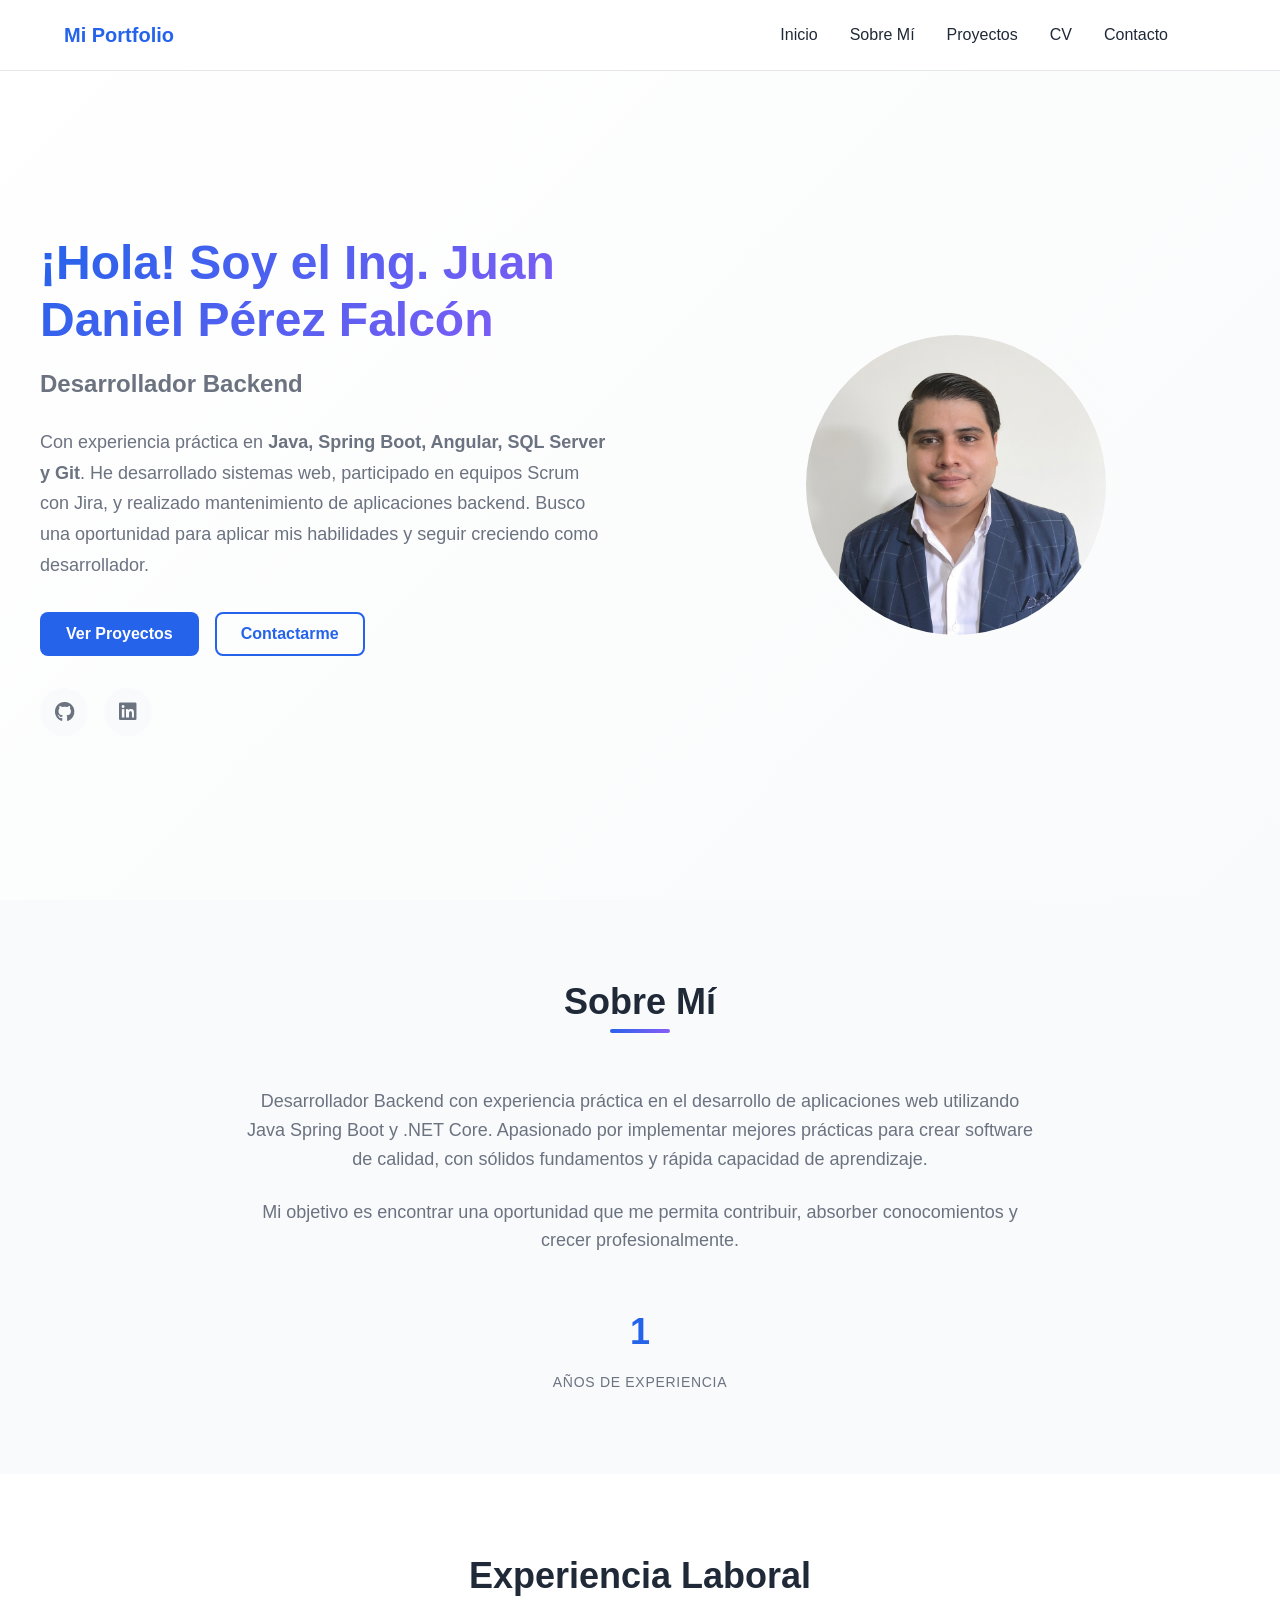
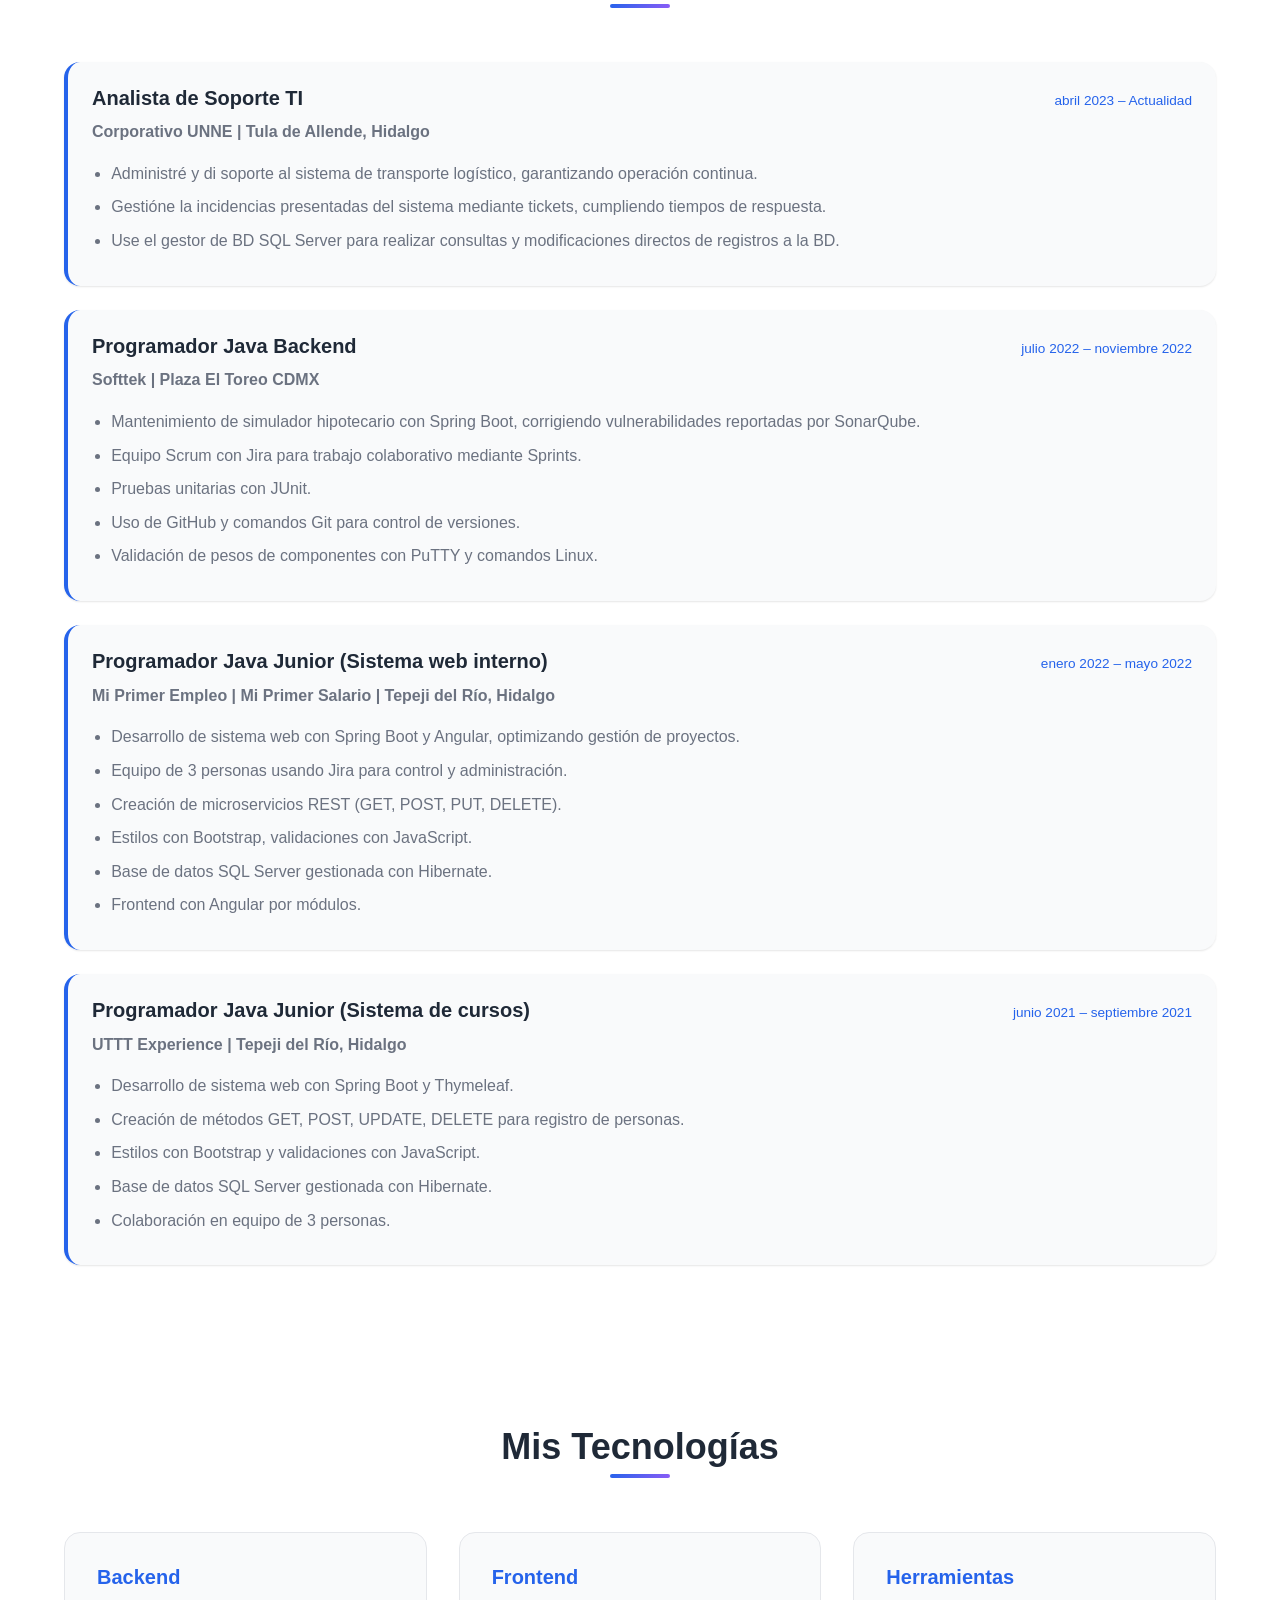
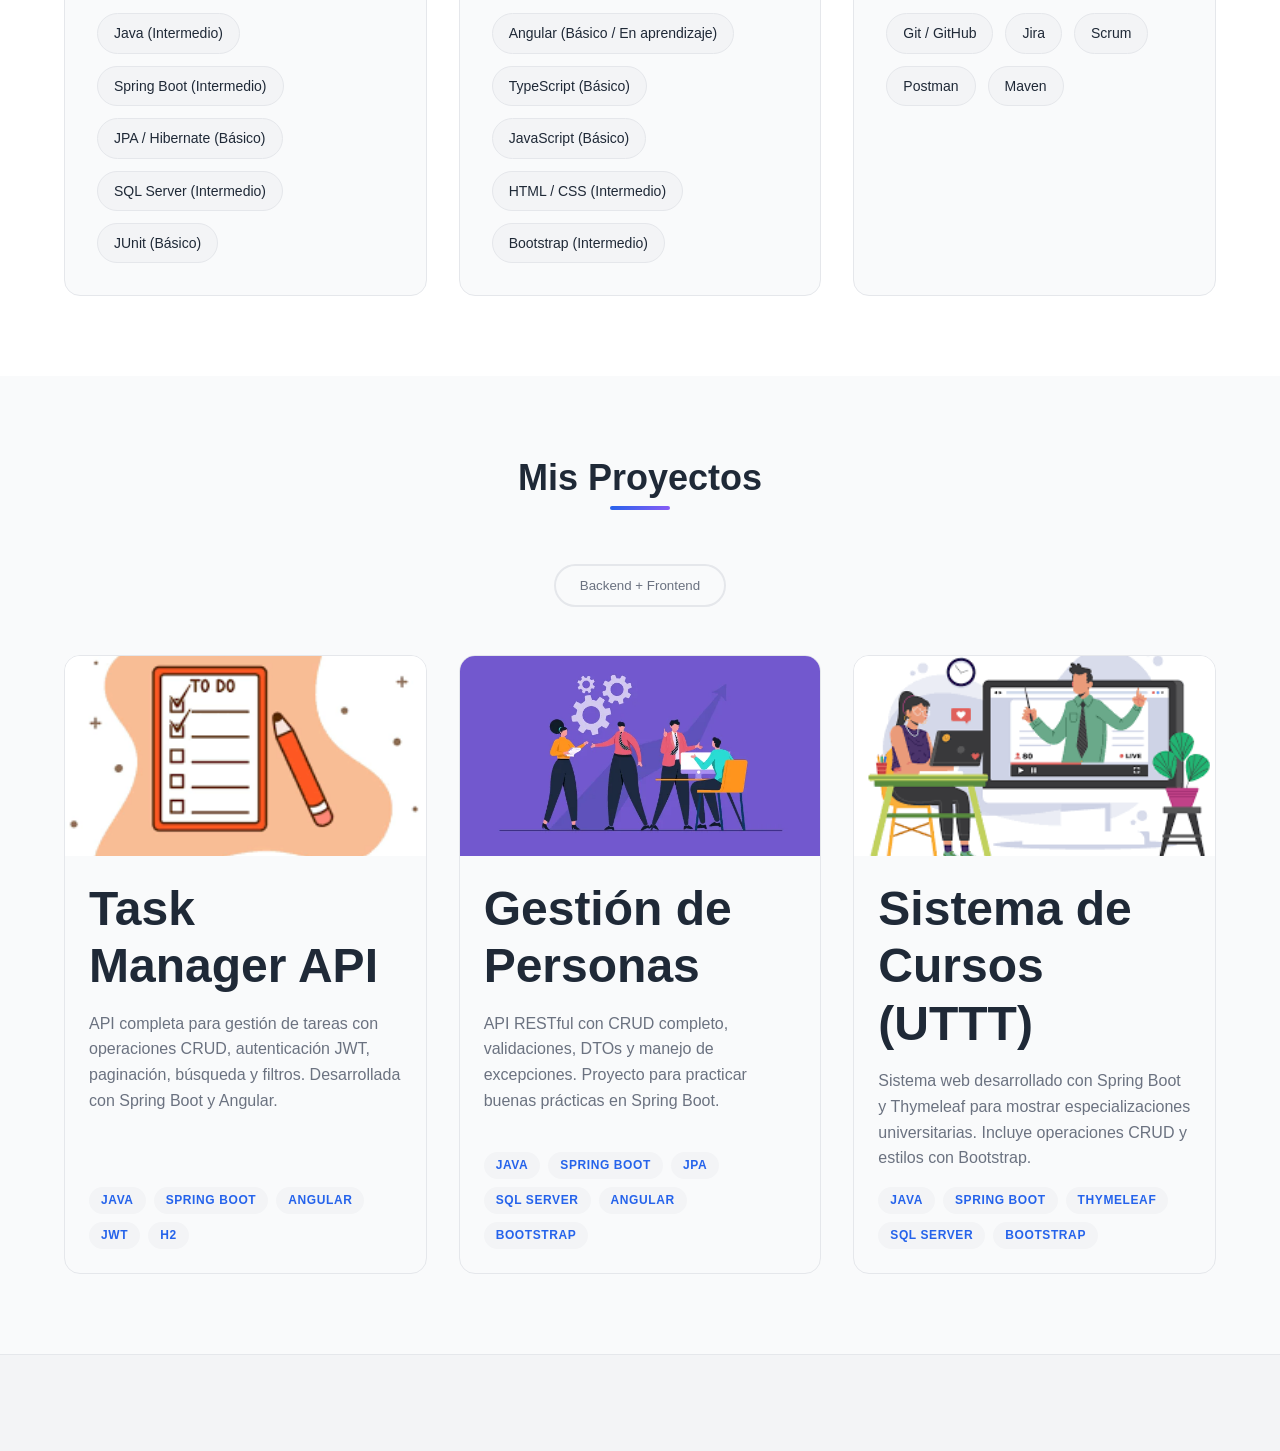
<file: index.html>
<!DOCTYPE html>
<html lang="es">
<head>
    <meta charset="UTF-8">
    <meta name="viewport" content="width=device-width, initial-scale=1.0">
    <title>Mi Portfolio - Desarrollador Backend</title>
    <link rel="stylesheet" href="assets/css/styles.css">
    <link href="https://cdnjs.cloudflare.com/ajax/libs/font-awesome/6.0.0/css/all.min.css" rel="stylesheet">
</head>
<body>

    <!-- Header con navegación -->
    <header class="header">
        <nav class="nav">
            <div class="nav-container">
                <a href="#home" class="nav-logo">Mi Portfolio</a>
                <div class="nav-menu" id="nav-menu">
                    <a href="#home" class="nav-link" data-lang-key="nav_home">Inicio</a>
                    <a href="#about" class="nav-link" data-lang-key="nav_about">Sobre Mí</a>
                    <a href="#projects" class="nav-link" data-lang-key="nav_projects">Proyectos</a>
                    <a href="cv.html" class="nav-link" data-lang-key="nav_cv">CV</a>
                    <a href="contact.html" class="nav-link" data-lang-key="nav_contact">Contacto</a>
                    <div class="language-selector">
                    <!--
                        <button class="lang-btn active" data-lang="es">
                            <span class="flag">🇪🇸</span> ES
                        </button>
                        <button class="lang-btn" data-lang="en">
                            <span class="flag">🇺🇸</span> EN
                        </button>
                    
                    </div>
                    <button class="theme-toggle" id="theme-toggle">
                        <i class="fas fa-moon"></i>
                    </button>
                    -->
                </div>
                <div class="nav-toggle" id="nav-toggle">
                    <span class="bar"></span>
                    <span class="bar"></span>
                    <span class="bar"></span>
                </div>
            </div>
        </nav>
    </header>

    <main>
        <!-- Sección Hero -->
        <section id="home" class="hero">
            <div class="hero-container">
                <div class="hero-content">
                    <h1 class="hero-title" data-lang-key="hero_greeting">¡Hola! Soy el Ing.<span class="text-primary"> Juan Daniel Pérez Falcón</span></h1>
                    <p class="hero-subtitle" data-lang-key="hero_title">Desarrollador Backend</p>
                    <p class="hero-description" data-lang-key="hero_description">                     
                        Con experiencia práctica en <strong>Java, Spring Boot, Angular, SQL Server y Git</strong>. 
                        He desarrollado sistemas web, participado en equipos Scrum con Jira, y realizado mantenimiento de aplicaciones backend. 
                        Busco una oportunidad para aplicar mis habilidades y seguir creciendo como desarrollador.
                    </p>
                    <div class="hero-buttons">
                        <a href="#projects" class="btn btn-primary" data-lang-key="hero_btn_projects">Ver Proyectos</a>
                        <a href="contact.html" class="btn btn-secondary" data-lang-key="hero_btn_contact">Contactarme</a>
                    </div>
                    <div class="hero-social">
                        <a href="https://github.com/JuanDPF1998" class="social-link" target="_blank" title="GitHub"><i class="fab fa-github"></i></a>
                        <a href="https://linkedin.com/in/juandanielpf" class="social-link" target="_blank" title="linkedin"><i class="fab fa-linkedin"></i></a>
                    </div>
                </div>
                <div class="hero-image">
    <div class="hero-image-placeholder">
        <img src="assets/images/profileIA.png" alt="Juan Daniel Pérez Falcón" 
             style="width: 100%; height: 100%; object-fit: cover; border-radius: 50%;">
    </div>
</div>
            </div>
        </section>

        <!-- Sección About -->
        <section id="about" class="about">
            <div class="container">
                <h2 class="section-title" data-lang-key="about_title">Sobre Mí</h2>
                <div class="about-content">
                    <div class="about-text">
                        <p data-lang-key="about_p1">
                            Desarrollador Backend con experiencia práctica en el desarrollo de aplicaciones web utilizando Java Spring Boot y .NET Core. 
                            Apasionado por implementar mejores prácticas para crear software de calidad, 
                            con sólidos fundamentos y rápida capacidad de aprendizaje.
                        </p>
                        <p data-lang-key="about_p2">
                            Mi objetivo es encontrar una oportunidad que me permita contribuir, absorber conocomientos y crecer profesionalmente. 
                        </p>
                        <div class="about-stats">
                 
                            <div class="stat">
                                <span class="stat-number" data-target="3">1</span>
                                <span class="stat-label" data-lang-key="stat_experience">Años de Experiencia</span>
                            </div>

                        </div>
                    </div>
                </div>
            </div>
        </section>

        <!-- Sección Experiencia -->
<section id="experience" class="experience">
    <div class="container">
        <h2 class="section-title">Experiencia Laboral</h2>
        <div class="experience-timeline">
            
            <!-- Analista de Soporte TI -->
            <div class="experience-card">
                <div class="experience-header">
                    <h3>Analista de Soporte TI</h3>
                    <span class="experience-date">abril 2023 – Actualidad</span>
                </div>
                <p class="experience-company">Corporativo UNNE | Tula de Allende, Hidalgo</p>
                <ul class="experience-description">
                    <li>Administré y di soporte al sistema de transporte logístico, garantizando operación continua.</li>
                    <li>Gestióne la incidencias presentadas del sistema mediante tickets, cumpliendo tiempos de respuesta.</li>
                    <li>Use el gestor de BD SQL Server para realizar consultas y modificaciones directos de registros a la BD.</li>
                </ul>
            </div>

            <!-- Programador Java - Softtek -->
            <div class="experience-card">
                <div class="experience-header">
                    <h3>Programador Java Backend</h3>
                    <span class="experience-date">julio 2022 – noviembre 2022</span>
                </div>
                <p class="experience-company">Softtek | Plaza El Toreo CDMX</p>
                <ul class="experience-description">
                    <li>Mantenimiento de simulador hipotecario con Spring Boot, corrigiendo vulnerabilidades reportadas por SonarQube.</li>
                    <li>Equipo Scrum con Jira para trabajo colaborativo mediante Sprints.</li>
                    <li>Pruebas unitarias con JUnit.</li>
                    <li>Uso de GitHub y comandos Git para control de versiones.</li>
                    <li>Validación de pesos de componentes con PuTTY y comandos Linux.</li>
                </ul>
            </div>

            <!-- Programador Java Junior - Mi Primer Empleo -->
            <div class="experience-card">
                <div class="experience-header">
                    <h3>Programador Java Junior (Sistema web interno)</h3>
                    <span class="experience-date">enero 2022 – mayo 2022</span>
                </div>
                <p class="experience-company">Mi Primer Empleo | Mi Primer Salario | Tepeji del Río, Hidalgo</p>
                <ul class="experience-description">
                    <li>Desarrollo de sistema web con Spring Boot y Angular, optimizando gestión de proyectos.</li>
                    <li>Equipo de 3 personas usando Jira para control y administración.</li>
                    <li>Creación de microservicios REST (GET, POST, PUT, DELETE).</li>
                    <li>Estilos con Bootstrap, validaciones con JavaScript.</li>
                    <li>Base de datos SQL Server gestionada con Hibernate.</li>
                    <li>Frontend con Angular por módulos.</li>
                </ul>
            </div>

            <!-- Programador Java Junior - UTTT Experience -->
            <div class="experience-card">
                <div class="experience-header">
                    <h3>Programador Java Junior (Sistema de cursos)</h3>
                    <span class="experience-date">junio 2021 – septiembre 2021</span>
                </div>
                <p class="experience-company">UTTT Experience | Tepeji del Río, Hidalgo</p>
                <ul class="experience-description">
                    <li>Desarrollo de sistema web con Spring Boot y Thymeleaf.</li>
                    <li>Creación de métodos GET, POST, UPDATE, DELETE para registro de personas.</li>
                    <li>Estilos con Bootstrap y validaciones con JavaScript.</li>
                    <li>Base de datos SQL Server gestionada con Hibernate.</li>
                    <li>Colaboración en equipo de 3 personas.</li>
                </ul>
            </div>

        </div>
    </div>
</section>

        <!-- Sección Skills -->
        <section id="skills" class="skills">
            <div class="container">
                <h2 class="section-title" data-lang-key="skills_title">Mis Tecnologías</h2>
                <div class="skills-grid">
                    <div class="skill-category">
    <h3>Backend</h3>
    <div class="skill-items">
        <span class="skill-item">Java <span class="skill-level">(Intermedio)</span></span>
        <span class="skill-item">Spring Boot <span class="skill-level">(Intermedio)</span></span>
        <span class="skill-item">JPA / Hibernate <span class="skill-level">(Básico)</span></span>
        <span class="skill-item">SQL Server <span class="skill-level">(Intermedio)</span></span>
        <span class="skill-item">JUnit <span class="skill-level">(Básico)</span></span>
    </div>
</div>

<div class="skill-category">
    <h3>Frontend</h3>
    <div class="skill-items">
        <span class="skill-item">Angular <span class="skill-level">(Básico / En aprendizaje)</span></span>
        <span class="skill-item">TypeScript <span class="skill-level">(Básico)</span></span>
        <span class="skill-item">JavaScript <span class="skill-level">(Básico)</span></span>
        <span class="skill-item">HTML / CSS <span class="skill-level">(Intermedio)</span></span>
        <span class="skill-item">Bootstrap <span class="skill-level">(Intermedio)</span></span>
    </div>
</div>

<div class="skill-category">
    <h3>Herramientas</h3>
    <div class="skill-items">
        <span class="skill-item">Git / GitHub</span>
        <span class="skill-item">Jira</span>
        <span class="skill-item">Scrum</span>
        <span class="skill-item">Postman</span>
        <span class="skill-item">Maven</span>
    </div>
</div>
                </div>
            </div>
        </section>

        <!-- Sección Proyectos -->
        <!-- Sección Proyectos -->
<section id="projects" class="projects">
    <div class="container">
        <h2 class="section-title">Mis Proyectos</h2>
        <div class="project-filters">
            <button class="filter-btn" data-filter="backend">Backend + Frontend</button>
        </div>
        <div class="projects-grid">
            
            <!-- Proyecto 1: Task Manager API -->
            <div class="project-card" data-category="backend">
                <div class="project-image">
                    <img src="assets/images/task_api.png" alt="Task Manager API" loading="lazy">
                    
                    <div class="project-overlay">
    <a href="https://github.com/JuanDPF1998/task-api-springboot" class="project-link" target="_blank" title="Ver Backend (Spring Boot)">
        <i class="fab fa-github"></i>
    </a>
    <a href="https://github.com/JuanDPF1998/task-frontend-angular" class="project-link" target="_blank" title="Ver Frontend (Angular)">
        <i class="fab fa-github"></i>
    </a>
</div>
                </div>
                <div class="project-content">
                    <h3 class="project-title">Task Manager API</h3>
                    <p class="project-description">
                        API completa para gestión de tareas con operaciones CRUD, autenticación JWT, paginación, búsqueda y filtros. 
                        Desarrollada con Spring Boot y Angular.
                    </p>
                    <div class="project-tech">
                        <span class="tech-tag">Java</span>
                        <span class="tech-tag">Spring Boot</span>
                        <span class="tech-tag">Angular</span>
                        <span class="tech-tag">JWT</span>
                        <span class="tech-tag">H2</span>
                    </div>
                </div>
            </div>

            <!-- Proyecto 2: Gestión de Personas (si tienes el repo) -->
            <div class="project-card" data-category="backend">
               <div class="project-image">
                    <img src="assets/images/Gestio-n-de-empleados.webp" alt="Task Manager API" loading="lazy">
                    
                    <div class="project-overlay">
    <a href="https://github.com/JuanDPF1998/Backend_Persona_SpringBoot.git" class="project-link" target="_blank" title="Ver Backend (Spring Boot)">
        <i class="fab fa-github"></i>
    </a>
    <a href="https://github.com/JuanDPF1998/FrontEnd_Persona_Angular_21_StandAlone.git" class="project-link" target="_blank" title="Ver Frontend (Angular)">
        <i class="fab fa-github"></i>
    </a>
</div>
                </div>
                <div class="project-content">
                    <h3 class="project-title">Gestión de Personas</h3>
                    <p class="project-description">
                        API RESTful con CRUD completo, validaciones, DTOs y manejo de excepciones. 
                        Proyecto para practicar buenas prácticas en Spring Boot.
                    </p>
                    <div class="project-tech">
                        <span class="tech-tag">Java</span>
                        <span class="tech-tag">Spring Boot</span>
                        <span class="tech-tag">JPA</span>
                        <span class="tech-tag">SQL Server</span>
                        <span class="tech-tag">Angular</span>
                        <span class="tech-tag">Bootstrap</span>
                    </div>
                </div>
            </div>

            <!-- Proyecto 3: Sistema de Cursos (UTTT) -->
            <div class="project-card" data-category="web">
                <div class="project-image">
                    <img src="assets/images/gestion_cursos.png" alt="Sistema de Cursos" loading="lazy">
                    <div class="project-overlay">
                       <!-- <a href="#" class="project-link">
                            <i class="fas fa-external-link-alt"></i>
                        </a>
                        -->
                    </div>
                </div>
                <div class="project-content">
                    <h3 class="project-title">Sistema de Cursos (UTTT)</h3>
                    <p class="project-description">
                        Sistema web desarrollado con Spring Boot y Thymeleaf para mostrar especializaciones universitarias. 
                        Incluye operaciones CRUD y estilos con Bootstrap.
                    </p>
                    <div class="project-tech">
                        <span class="tech-tag">Java</span>
                        <span class="tech-tag">Spring Boot</span>
                        <span class="tech-tag">Thymeleaf</span>
                        <span class="tech-tag">SQL Server</span>
                        <span class="tech-tag">Bootstrap</span>
                    </div>
                </div>
            </div>

        </div>
    </div>
</section>
    </main>

    <!-- Footer -->
    <footer class="footer">
        <div class="container">
            <div class="footer-content">
                <p data-lang-key="footer_text"></p>
                <div class="footer-links">
                    <!--<a href="#" class="footer-link">Privacidad</a>
                    <a href="#" class="footer-link">Términos</a>
                    <a href="contact.html" class="footer-link">Contacto</a>
                -->
                </div>
            </div>
        </div>
    </footer>

    <!--<script src="assets/js/i18n.js"></script>
    <script src="assets/js/script.js"></script>-->
</body>
</html>
</file>
<file: assets/css/styles.css>
/* ==========================================================================
   PORTFOLIO WEBSITE - MODERN CSS STYLES
   ========================================================================== */

/* Custom Properties (CSS Variables) */
:root {
  /* Colors - Light Theme */
  --primary-color: #2563eb;
  --primary-light: #3b82f6;
  --primary-dark: #1d4ed8;
  --secondary-color: #8b5cf6;
  --accent-color: #06b6d4;
  
  /* Neutral Colors */
  --text-primary: #1f2937;
  --text-secondary: #6b7280;
  --text-muted: #9ca3af;
  --bg-primary: #ffffff;
  --bg-secondary: #f9fafb;
  --bg-tertiary: #f3f4f6;
  --border-color: #e5e7eb;
  --shadow-color: rgba(0, 0, 0, 0.1);
  
  /* Success/Error Colors */
  --success-color: #10b981;
  --error-color: #ef4444;
  --warning-color: #f59e0b;
  
  /* Typography */
  --font-primary: 'Inter', -apple-system, BlinkMacSystemFont, 'Segoe UI', sans-serif;
  --font-heading: 'Inter', -apple-system, BlinkMacSystemFont, 'Segoe UI', sans-serif;
  --font-mono: 'Fira Code', 'SF Mono', Monaco, 'Cascadia Code', monospace;
  
  /* Font Sizes */
  --text-xs: 0.75rem;
  --text-sm: 0.875rem;
  --text-base: 1rem;
  --text-lg: 1.125rem;
  --text-xl: 1.25rem;
  --text-2xl: 1.5rem;
  --text-3xl: 1.875rem;
  --text-4xl: 2.25rem;
  --text-5xl: 3rem;
  --text-6xl: 3.75rem;
  
  /* Spacing */
  --space-1: 0.25rem;
  --space-2: 0.5rem;
  --space-3: 0.75rem;
  --space-4: 1rem;
  --space-5: 1.25rem;
  --space-6: 1.5rem;
  --space-8: 2rem;
  --space-10: 2.5rem;
  --space-12: 3rem;
  --space-16: 4rem;
  --space-20: 5rem;
  --space-24: 6rem;
  
  /* Border Radius */
  --radius-sm: 0.375rem;
  --radius-md: 0.5rem;
  --radius-lg: 0.75rem;
  --radius-xl: 1rem;
  --radius-2xl: 1.5rem;
  --radius-full: 9999px;
  
  /* Shadows */
  --shadow-sm: 0 1px 2px 0 var(--shadow-color);
  --shadow-md: 0 4px 6px -1px var(--shadow-color);
  --shadow-lg: 0 10px 15px -3px var(--shadow-color);
  --shadow-xl: 0 20px 25px -5px var(--shadow-color);
  --shadow-2xl: 0 25px 50px -12px var(--shadow-color);
  
  /* Transitions */
  --transition-fast: 150ms ease-in-out;
  --transition-normal: 250ms ease-in-out;
  --transition-slow: 350ms ease-in-out;
  
  /* Z-index */
  --z-dropdown: 1000;
  --z-sticky: 1020;
  --z-fixed: 1030;
  --z-modal: 1050;
  --z-popover: 1060;
  --z-tooltip: 1070;
}

/* Dark Theme */
[data-theme="dark"] {
  --text-primary: #f9fafb;
  --text-secondary: #d1d5db;
  --text-muted: #9ca3af;
  --bg-primary: #111827;
  --bg-secondary: #1f2937;
  --bg-tertiary: #374151;
  --border-color: #374151;
  --shadow-color: rgba(0, 0, 0, 0.3);
}

/* Reset and Base Styles */
*,
*::before,
*::after {
  box-sizing: border-box;
  margin: 0;
  padding: 0;
}

html {
  scroll-behavior: smooth;
  font-size: 16px;
}

body {
  font-family: var(--font-primary);
  font-size: var(--text-base);
  line-height: 1.6;
  color: var(--text-primary);
  background-color: var(--bg-primary);
  overflow-x: hidden;
  transition: background-color var(--transition-normal), color var(--transition-normal);
}

/* Typography */
h1, h2, h3, h4, h5, h6 {
  font-family: var(--font-heading);
  font-weight: 700;
  line-height: 1.2;
  margin-bottom: var(--space-4);
  color: var(--text-primary);
}

h1 { font-size: var(--text-4xl); }
h2 { font-size: var(--text-3xl); }
h3 { font-size: var(--text-2xl); }
h4 { font-size: var(--text-xl); }
h5 { font-size: var(--text-lg); }
h6 { font-size: var(--text-base); }

p {
  margin-bottom: var(--space-4);
  color: var(--text-secondary);
}

a {
  color: var(--primary-color);
  text-decoration: none;
  transition: color var(--transition-fast);
}

a:hover {
  color: var(--primary-dark);
}

img {
  max-width: 100%;
  height: auto;
  display: block;
}

/* Utility Classes */
.container {
  max-width: 1200px;
  margin: 0 auto;
  padding: 0 var(--space-6);
}

.text-center { text-align: center; }
.text-left { text-align: left; }
.text-right { text-align: right; }

.text-primary { color: var(--primary-color); }
.text-secondary { color: var(--text-secondary); }
.text-muted { color: var(--text-muted); }
.text-success { color: var(--success-color); }
.text-error { color: var(--error-color); }

.sr-only {
  position: absolute;
  width: 1px;
  height: 1px;
  padding: 0;
  margin: -1px;
  overflow: hidden;
  clip: rect(0, 0, 0, 0);
  white-space: nowrap;
  border: 0;
}

/* Buttons */
.btn {
  display: inline-flex;
  align-items: center;
  justify-content: center;
  gap: var(--space-2);
  padding: var(--space-3) var(--space-6);
  font-size: var(--text-base);
  font-weight: 600;
  line-height: 1;
  border: 2px solid transparent;
  border-radius: var(--radius-md);
  cursor: pointer;
  transition: all var(--transition-fast);
  text-decoration: none;
  position: relative;
  overflow: hidden;
}

.btn::before {
  content: '';
  position: absolute;
  top: 0;
  left: -100%;
  width: 100%;
  height: 100%;
  background: linear-gradient(90deg, transparent, rgba(255, 255, 255, 0.2), transparent);
  transition: left var(--transition-normal);
}

.btn:hover::before {
  left: 100%;
}

.btn-primary {
  background-color: var(--primary-color);
  color: white;
}

.btn-primary:hover {
  background-color: var(--primary-dark);
  transform: translateY(-2px);
  box-shadow: var(--shadow-lg);
}

.btn-secondary {
  background-color: transparent;
  color: var(--primary-color);
  border-color: var(--primary-color);
}

.btn-secondary:hover {
  background-color: var(--primary-color);
  color: white;
  transform: translateY(-2px);
}

.btn-sm {
  padding: var(--space-2) var(--space-4);
  font-size: var(--text-sm);
}

.btn-full {
  width: 100%;
}

.btn:disabled {
  opacity: 0.6;
  cursor: not-allowed;
  transform: none !important;
}

/* Loading Button */
.btn-loading .btn-text {
  opacity: 0;
}

.btn-loading .btn-loading {
  position: absolute;
  top: 50%;
  left: 50%;
  transform: translate(-50%, -50%);
}

/* Header & Navigation */
.header {
  position: fixed;
  top: 0;
  left: 0;
  right: 0;
  background-color: rgba(255, 255, 255, 0.95);
  backdrop-filter: blur(10px);
  border-bottom: 1px solid var(--border-color);
  z-index: var(--z-fixed);
  transition: all var(--transition-normal);
}

[data-theme="dark"] .header {
  background-color: rgba(17, 24, 39, 0.95);
}

.nav-container {
  display: flex;
  align-items: center;
  justify-content: space-between;
  height: 70px;
  max-width: 1200px;
  margin: 0 auto;
  padding: 0 var(--space-6);
}

.nav-logo {
  font-size: var(--text-xl);
  font-weight: 700;
  color: var(--primary-color);
  text-decoration: none;
}

.nav-menu {
  display: flex;
  align-items: center;
  gap: var(--space-8);
}

.nav-link {
  font-weight: 500;
  color: var(--text-primary);
  text-decoration: none;
  padding: var(--space-2) 0;
  position: relative;
  transition: color var(--transition-fast);
}

.nav-link::after {
  content: '';
  position: absolute;
  bottom: 0;
  left: 0;
  width: 0;
  height: 2px;
  background-color: var(--primary-color);
  transition: width var(--transition-normal);
}

.nav-link:hover::after,
.nav-link.active::after {
  width: 100%;
}

.nav-link:hover,
.nav-link.active {
  color: var(--primary-color);
}

/* Language Selector */
.language-selector {
  display: flex;
  gap: var(--space-1);
  margin-right: var(--space-4);
}

.lang-btn {
  background: none;
  border: 2px solid var(--border-color);
  padding: var(--space-2) var(--space-3);
  border-radius: var(--radius-md);
  color: var(--text-secondary);
  cursor: pointer;
  font-size: var(--text-sm);
  font-weight: 600;
  transition: all var(--transition-fast);
  display: flex;
  align-items: center;
  gap: var(--space-2);
  min-width: 60px;
  justify-content: center;
}

.lang-btn .flag {
  font-size: 16px;
  line-height: 1;
}

.lang-btn:hover {
  border-color: var(--primary-color);
  color: var(--primary-color);
  transform: translateY(-1px);
}

.lang-btn.active {
  background-color: var(--primary-color);
  border-color: var(--primary-color);
  color: white;
}

.lang-btn i {
  font-size: var(--text-xs);
}

/* Theme Toggle */
.theme-toggle {
  background: none;
  border: none;
  padding: var(--space-2);
  border-radius: var(--radius-md);
  color: var(--text-primary);
  cursor: pointer;
  transition: all var(--transition-fast);
}

.theme-toggle:hover {
  background-color: var(--bg-tertiary);
  transform: scale(1.1);
}

/* Mobile Navigation */
.nav-toggle {
  display: none;
  flex-direction: column;
  cursor: pointer;
  padding: var(--space-2);
}

.nav-toggle .bar {
  width: 25px;
  height: 3px;
  background-color: var(--text-primary);
  margin: 3px 0;
  transition: var(--transition-fast);
  border-radius: 2px;
}

.nav-toggle.active .bar:nth-child(1) {
  transform: rotate(-45deg) translate(-5px, 6px);
}

.nav-toggle.active .bar:nth-child(2) {
  opacity: 0;
}

.nav-toggle.active .bar:nth-child(3) {
  transform: rotate(45deg) translate(-5px, -6px);
}

/* Hero Section */
.hero {
  padding: calc(70px + var(--space-20)) var(--space-6) var(--space-20);
  background: linear-gradient(135deg, var(--bg-primary) 0%, var(--bg-secondary) 100%);
  min-height: 100vh;
  display: flex;
  align-items: center;
}

.hero-container {
  max-width: 1200px;
  margin: 0 auto;
  display: grid;
  grid-template-columns: 1fr 1fr;
  gap: var(--space-16);
  align-items: center;
}

.hero-content {
  animation: fadeInUp 0.8s ease-out;
}

.hero-title {
  font-size: var(--text-5xl);
  font-weight: 800;
  margin-bottom: var(--space-4);
  background: linear-gradient(135deg, var(--primary-color), var(--secondary-color));
  -webkit-background-clip: text;
  -webkit-text-fill-color: transparent;
  background-clip: text;
}

.hero-subtitle {
  font-size: var(--text-2xl);
  color: var(--text-secondary);
  margin-bottom: var(--space-6);
  font-weight: 600;
}

.hero-description {
  font-size: var(--text-lg);
  color: var(--text-secondary);
  margin-bottom: var(--space-8);
  line-height: 1.7;
}

.hero-buttons {
  display: flex;
  gap: var(--space-4);
  margin-bottom: var(--space-8);
}

.hero-social {
  display: flex;
  gap: var(--space-4);
}

.social-link {
  display: flex;
  align-items: center;
  justify-content: center;
  width: 48px;
  height: 48px;
  background-color: var(--bg-secondary);
  border-radius: var(--radius-full);
  color: var(--text-secondary);
  font-size: var(--text-xl);
  transition: all var(--transition-fast);
}

.social-link:hover {
  background-color: var(--primary-color);
  color: white;
  transform: translateY(-3px);
  box-shadow: var(--shadow-lg);
}

.hero-image {
  display: flex;
  justify-content: center;
  animation: fadeInRight 0.8s ease-out 0.2s both;
}

.hero-image-placeholder {
  width: 300px;
  height: 300px;
  background: transparent;
  border-radius: 0;
  display: flex;
  align-items: center;
  justify-content: center;
  font-size: 8rem;
  color: white;
  position: relative;
  overflow: hidden;
}

.hero-image-placeholder::before {
  content: '';
  position: absolute;
  top: -50%;
  left: -50%;
  width: 200%;
  height: 200%;
  background: linear-gradient(45deg, transparent, rgba(255, 255, 255, 0.1), transparent);
  animation: shimmer 3s infinite;
}

/* Sections */
section {
  padding: var(--space-20) 0;
}

.section-title {
  text-align: center;
  font-size: var(--text-4xl);
  margin-bottom: var(--space-16);
  position: relative;
}

.section-title::after {
  content: '';
  position: absolute;
  bottom: -10px;
  left: 50%;
  transform: translateX(-50%);
  width: 60px;
  height: 4px;
  background: linear-gradient(135deg, var(--primary-color), var(--secondary-color));
  border-radius: var(--radius-full);
}

/* About Section */
.about {
  background-color: var(--bg-secondary);
}

.about-content {
  max-width: 800px;
  margin: 0 auto;
  text-align: center;
}

.about-text p {
  font-size: var(--text-lg);
  margin-bottom: var(--space-6);
}

.about-stats {
  display: grid;
  grid-template-columns: repeat(3, 1fr);
  gap: var(--space-8);
  margin-top: var(--space-12);
}

.stat {
  text-align: center;
}

.stat-number {
  display: block;
  font-size: var(--text-4xl);
  font-weight: 800;
  color: var(--primary-color);
  margin-bottom: var(--space-2);
}

.stat-label {
  font-size: var(--text-sm);
  color: var(--text-secondary);
  text-transform: uppercase;
  letter-spacing: 0.05em;
}

/* Skills Section */
.skills-grid {
  display: grid;
  grid-template-columns: repeat(auto-fit, minmax(300px, 1fr));
  gap: var(--space-8);
}

.skill-category {
  background-color: var(--bg-secondary);
  padding: var(--space-8);
  border-radius: var(--radius-xl);
  border: 1px solid var(--border-color);
  transition: transform var(--transition-normal), box-shadow var(--transition-normal);
}

.skill-category:hover {
  transform: translateY(-5px);
  box-shadow: var(--shadow-xl);
}

.skill-category h3 {
  color: var(--primary-color);
  margin-bottom: var(--space-6);
  font-size: var(--text-xl);
}

.skill-items {
  display: flex;
  flex-wrap: wrap;
  gap: var(--space-3);
}

.skill-item {
  background-color: var(--bg-tertiary);
  color: var(--text-primary);
  padding: var(--space-2) var(--space-4);
  border-radius: var(--radius-full);
  font-size: var(--text-sm);
  font-weight: 500;
  border: 1px solid var(--border-color);
  transition: all var(--transition-fast);
}

.skill-item:hover {
  background-color: var(--primary-color);
  color: white;
  transform: scale(1.05);
}

/* Projects Section */
.projects {
  background-color: var(--bg-secondary);
}

.project-filters {
  display: flex;
  justify-content: center;
  gap: var(--space-4);
  margin-bottom: var(--space-12);
  flex-wrap: wrap;
}

.filter-btn {
  background-color: transparent;
  border: 2px solid var(--border-color);
  color: var(--text-secondary);
  padding: var(--space-3) var(--space-6);
  border-radius: var(--radius-full);
  cursor: pointer;
  font-weight: 500;
  transition: all var(--transition-fast);
}

.filter-btn:hover,
.filter-btn.active {
  background-color: var(--primary-color);
  border-color: var(--primary-color);
  color: white;
}

.projects-grid {
  display: grid;
  grid-template-columns: repeat(auto-fit, minmax(350px, 1fr));
  gap: var(--space-8);
}

.project-card {
  background-color: var(--bg-primary);
  border-radius: var(--radius-xl);
  overflow: hidden;
  border: 1px solid var(--border-color);
  transition: all var(--transition-normal);
  animation: fadeInUp 0.6s ease-out;
}

.project-card:hover {
  transform: translateY(-10px);
  box-shadow: var(--shadow-2xl);
}

.project-image {
  position: relative;
  height: 220px;
  overflow: hidden;
}

.project-image img {
  width: 100%;
  height: 100%;
  object-fit: cover;
  transition: transform var(--transition-slow);
}

.project-card:hover .project-image img {
  transform: scale(1.1);
}

.project-overlay {
  position: absolute;
  top: 0;
  left: 0;
  right: 0;
  bottom: 0;
  background-color: rgba(0, 0, 0, 0.8);
  display: flex;
  align-items: center;
  justify-content: center;
  gap: var(--space-4);
  opacity: 0;
  transition: opacity var(--transition-normal);
}

.project-card:hover .project-overlay {
  opacity: 1;
}

.project-link {
  display: flex;
  align-items: center;
  justify-content: center;
  width: 48px;
  height: 48px;
  background-color: var(--primary-color);
  color: white;
  border-radius: var(--radius-full);
  font-size: var(--text-lg);
  transition: all var(--transition-fast);
}

.project-link:hover {
  background-color: var(--primary-light);
  transform: scale(1.1);
}

.project-content {
  padding: var(--space-6);
}

.project-title {
  font-size: var(--text-xl);
  margin-bottom: var(--space-3);
  color: var(--text-primary);
}

.project-description {
  color: var(--text-secondary);
  margin-bottom: var(--space-4);
  line-height: 1.6;
}

.project-tech {
  display: flex;
  flex-wrap: wrap;
  gap: var(--space-2);
}

.tech-tag {
  background-color: var(--bg-tertiary);
  color: var(--primary-color);
  padding: var(--space-1) var(--space-3);
  border-radius: var(--radius-full);
  font-size: var(--text-xs);
  font-weight: 600;
  text-transform: uppercase;
  letter-spacing: 0.05em;
}

/* Contact Page Styles */
.contact-hero {
  padding: calc(70px + var(--space-16)) var(--space-6) var(--space-16);
  background: linear-gradient(135deg, var(--primary-color), var(--secondary-color));
  color: white;
  text-align: center;
}

.page-title {
  font-size: var(--text-5xl);
  margin-bottom: var(--space-4);
  font-weight: 800;
}

.page-subtitle {
  font-size: var(--text-xl);
  opacity: 0.9;
  max-width: 600px;
  margin: 0 auto;
}

.contact-content {
  padding: var(--space-20) 0;
}

.contact-wrapper {
  display: grid;
  grid-template-columns: 1fr 1fr;
  gap: var(--space-16);
  max-width: 1200px;
  margin: 0 auto;
}

.contact-form-section h2,
.contact-info-section h2 {
  margin-bottom: var(--space-8);
  color: var(--text-primary);
}

/* Form Styles */
.contact-form {
  display: flex;
  flex-direction: column;
  gap: var(--space-6);
}

.form-group {
  display: flex;
  flex-direction: column;
  gap: var(--space-2);
}

.form-group label {
  font-weight: 600;
  color: var(--text-primary);
  font-size: var(--text-sm);
}

.form-group input,
.form-group textarea {
  padding: var(--space-4);
  border: 2px solid var(--border-color);
  border-radius: var(--radius-md);
  font-size: var(--text-base);
  font-family: inherit;
  background-color: var(--bg-primary);
  color: var(--text-primary);
  transition: all var(--transition-fast);
}

.form-group input:focus,
.form-group textarea:focus {
  outline: none;
  border-color: var(--primary-color);
  box-shadow: 0 0 0 3px rgba(37, 99, 235, 0.1);
}

.form-group input.error,
.form-group textarea.error {
  border-color: var(--error-color);
}

.error-message {
  color: var(--error-color);
  font-size: var(--text-sm);
  margin-top: var(--space-1);
  opacity: 0;
  transition: opacity var(--transition-fast);
}

.error-message.show {
  opacity: 1;
}

.success-message {
  background-color: rgba(16, 185, 129, 0.1);
  border: 1px solid var(--success-color);
  border-radius: var(--radius-lg);
  padding: var(--space-6);
  text-align: center;
  color: var(--success-color);
  display: none;
}

.success-message.show {
  display: block;
  animation: fadeInUp 0.5s ease-out;
}

.success-message i {
  font-size: var(--text-3xl);
  margin-bottom: var(--space-4);
}

.success-message h3 {
  color: var(--success-color);
  margin-bottom: var(--space-2);
}

/* Contact Info */
.contact-info {
  display: flex;
  flex-direction: column;
  gap: var(--space-8);
}

.contact-item {
  display: flex;
  gap: var(--space-4);
  align-items: flex-start;
}

.contact-icon {
  width: 48px;
  height: 48px;
  background-color: var(--primary-color);
  color: white;
  border-radius: var(--radius-full);
  display: flex;
  align-items: center;
  justify-content: center;
  font-size: var(--text-lg);
  flex-shrink: 0;
}

.contact-details h3 {
  margin-bottom: var(--space-2);
  color: var(--text-primary);
}

.contact-details p {
  margin-bottom: var(--space-2);
  color: var(--text-secondary);
}

.contact-link {
  color: var(--primary-color);
  font-weight: 500;
  text-decoration: underline;
  text-underline-offset: 2px;
}

.contact-link:hover {
  text-decoration: none;
}

/* Social Section */
.social-section {
  margin-top: var(--space-12);
}

.social-section h3 {
  margin-bottom: var(--space-6);
  color: var(--text-primary);
}

.social-links {
  display: flex;
  flex-direction: column;
  gap: var(--space-4);
}

.social-links .social-link {
  display: flex;
  align-items: center;
  gap: var(--space-3);
  padding: var(--space-3) var(--space-4);
  background-color: var(--bg-secondary);
  border-radius: var(--radius-md);
  border: 1px solid var(--border-color);
  transition: all var(--transition-fast);
  width: auto;
  height: auto;
}

.social-links .social-link:hover {
  background-color: var(--primary-color);
  color: white;
  transform: translateX(5px);
}

/* Availability */
.availability-section {
  margin-top: var(--space-12);
}

.availability-card {
  background-color: var(--bg-secondary);
  padding: var(--space-6);
  border-radius: var(--radius-lg);
  border: 1px solid var(--border-color);
}

.availability-status {
  display: flex;
  align-items: center;
  gap: var(--space-3);
  margin-bottom: var(--space-4);
}

.status-dot {
  width: 12px;
  height: 12px;
  border-radius: var(--radius-full);
  animation: pulse 2s infinite;
}

.status-dot.available {
  background-color: var(--success-color);
}

.status-text {
  font-weight: 600;
  color: var(--success-color);
}

/* FAQ Section */
.faq-section {
  background-color: var(--bg-secondary);
  padding: var(--space-20) 0;
}

.faq-grid {
  display: grid;
  grid-template-columns: repeat(auto-fit, minmax(300px, 1fr));
  gap: var(--space-8);
}

.faq-item {
  background-color: var(--bg-primary);
  padding: var(--space-6);
  border-radius: var(--radius-lg);
  border: 1px solid var(--border-color);
}

.faq-item h3 {
  color: var(--primary-color);
  margin-bottom: var(--space-4);
  font-size: var(--text-lg);
}

.faq-item p {
  color: var(--text-secondary);
  margin: 0;
}

/* Project Detail Pages */
.breadcrumb {
  padding: calc(70px + var(--space-6)) var(--space-6) var(--space-6);
  background-color: var(--bg-secondary);
}

.breadcrumb-nav {
  max-width: 1200px;
  margin: 0 auto;
  font-size: var(--text-sm);
  color: var(--text-secondary);
}

.breadcrumb-separator {
  margin: 0 var(--space-2);
}

.project-hero {
  padding: var(--space-16) var(--space-6);
  background: linear-gradient(135deg, var(--primary-color), var(--secondary-color));
  color: white;
}

.project-hero-content {
  max-width: 1200px;
  margin: 0 auto;
  text-align: center;
}

.project-title {
  font-size: var(--text-5xl);
  margin-bottom: var(--space-4);
  font-weight: 800;
  color: white;
}

.project-subtitle {
  font-size: var(--text-xl);
  margin-bottom: var(--space-8);
  opacity: 0.9;
  max-width: 800px;
  margin-left: auto;
  margin-right: auto;
}

.project-meta {
  display: flex;
  justify-content: center;
  gap: var(--space-8);
  margin-bottom: var(--space-8);
  flex-wrap: wrap;
}

.project-meta-item {
  display: flex;
  align-items: center;
  gap: var(--space-2);
  font-size: var(--text-sm);
  opacity: 0.9;
}

.project-links {
  display: flex;
  justify-content: center;
  gap: var(--space-4);
  flex-wrap: wrap;
}

.project-showcase {
  padding: var(--space-16) var(--space-6);
}

.project-image-main {
  max-width: 1200px;
  margin: 0 auto;
  border-radius: var(--radius-xl);
  overflow: hidden;
  box-shadow: var(--shadow-2xl);
}

.project-image-main img {
  width: 100%;
  height: auto;
}

.project-content {
  padding: var(--space-20) var(--space-6);
}

.project-layout {
  display: grid;
  grid-template-columns: 2fr 1fr;
  gap: var(--space-16);
  max-width: 1200px;
  margin: 0 auto;
}

.project-main {
  display: flex;
  flex-direction: column;
  gap: var(--space-12);
}

.content-section h2 {
  color: var(--text-primary);
  margin-bottom: var(--space-6);
  font-size: var(--text-2xl);
}

/* Features Grid */
.features-grid {
  display: grid;
  grid-template-columns: repeat(auto-fit, minmax(250px, 1fr));
  gap: var(--space-6);
}

.feature-item {
  display: flex;
  gap: var(--space-4);
  padding: var(--space-6);
  background-color: var(--bg-secondary);
  border-radius: var(--radius-lg);
  border: 1px solid var(--border-color);
}

.feature-icon {
  width: 48px;
  height: 48px;
  background-color: var(--primary-color);
  color: white;
  border-radius: var(--radius-lg);
  display: flex;
  align-items: center;
  justify-content: center;
  font-size: var(--text-lg);
  flex-shrink: 0;
}

.feature-content h3 {
  margin-bottom: var(--space-2);
  color: var(--text-primary);
  font-size: var(--text-lg);
}

.feature-content p {
  color: var(--text-secondary);
  margin: 0;
  font-size: var(--text-sm);
}

/* Project Gallery */
.project-gallery {
  display: grid;
  grid-template-columns: repeat(auto-fit, minmax(250px, 1fr));
  gap: var(--space-6);
}

.gallery-item {
  text-align: center;
}

.gallery-item img {
  width: 100%;
  height: 200px;
  object-fit: cover;
  border-radius: var(--radius-lg);
  margin-bottom: var(--space-3);
  box-shadow: var(--shadow-md);
  transition: transform var(--transition-normal);
}

.gallery-item img:hover {
  transform: scale(1.05);
}

.gallery-item p {
  font-size: var(--text-sm);
  color: var(--text-secondary);
  margin: 0;
}

/* Challenges List */
.challenges-list {
  display: flex;
  flex-direction: column;
  gap: var(--space-6);
}

.challenge-item {
  padding: var(--space-6);
  background-color: var(--bg-secondary);
  border-radius: var(--radius-lg);
  border-left: 4px solid var(--primary-color);
}

.challenge-item h3 {
  margin-bottom: var(--space-4);
  color: var(--text-primary);
}

.challenge-item p {
  margin-bottom: var(--space-3);
  font-size: var(--text-sm);
}

.challenge-item p strong {
  color: var(--text-primary);
}

/* Project Sidebar */
.project-sidebar {
  display: flex;
  flex-direction: column;
  gap: var(--space-8);
}

.sidebar-section {
  background-color: var(--bg-secondary);
  padding: var(--space-6);
  border-radius: var(--radius-lg);
  border: 1px solid var(--border-color);
}

.sidebar-section h3 {
  margin-bottom: var(--space-6);
  color: var(--text-primary);
  font-size: var(--text-lg);
}

/* Tech Stack */
.tech-stack {
  display: flex;
  flex-direction: column;
  gap: var(--space-6);
}

.tech-category h4 {
  margin-bottom: var(--space-3);
  color: var(--primary-color);
  font-size: var(--text-base);
}

.tech-items {
  display: flex;
  flex-wrap: wrap;
  gap: var(--space-2);
}

.tech-badge {
  background-color: var(--bg-tertiary);
  color: var(--text-primary);
  padding: var(--space-1) var(--space-3);
  border-radius: var(--radius-full);
  font-size: var(--text-xs);
  font-weight: 600;
  border: 1px solid var(--border-color);
}

/* Project Stats */
.project-stats {
  display: flex;
  flex-direction: column;
  gap: var(--space-4);
}

.stat-item {
  text-align: center;
  padding: var(--space-4);
  background-color: var(--bg-tertiary);
  border-radius: var(--radius-md);
}

.stat-item .stat-number {
  display: block;
  font-size: var(--text-2xl);
  font-weight: 800;
  color: var(--primary-color);
  margin-bottom: var(--space-1);
}

.stat-item .stat-label {
  font-size: var(--text-xs);
  color: var(--text-secondary);
  text-transform: uppercase;
  letter-spacing: 0.05em;
}

/* Project Links Sidebar */
.project-links-sidebar {
  display: flex;
  flex-direction: column;
  gap: var(--space-3);
}

.project-link-item {
  display: flex;
  align-items: center;
  gap: var(--space-3);
  padding: var(--space-3);
  background-color: var(--bg-tertiary);
  border-radius: var(--radius-md);
  color: var(--text-primary);
  font-weight: 500;
  transition: all var(--transition-fast);
  border: 1px solid var(--border-color);
}

.project-link-item:hover {
  background-color: var(--primary-color);
  color: white;
  transform: translateX(5px);
}

/* Testimonial */
.testimonial {
  padding: var(--space-6);
  background-color: var(--bg-tertiary);
  border-radius: var(--radius-lg);
  border-left: 4px solid var(--primary-color);
}

.testimonial blockquote {
  font-style: italic;
  color: var(--text-secondary);
  margin-bottom: var(--space-4);
  font-size: var(--text-sm);
  line-height: 1.6;
}

.testimonial cite {
  font-style: normal;
}

.testimonial cite strong {
  color: var(--text-primary);
  display: block;
  margin-bottom: var(--space-1);
}

.testimonial cite span {
  color: var(--text-muted);
  font-size: var(--text-sm);
}

/* Architecture Info */
.architecture-info {
  display: flex;
  flex-direction: column;
  gap: var(--space-6);
}

.architecture-item {
  padding: var(--space-6);
  background-color: var(--bg-secondary);
  border-radius: var(--radius-lg);
  border: 1px solid var(--border-color);
}

.architecture-item h3 {
  margin-bottom: var(--space-4);
  color: var(--text-primary);
}

.architecture-item p {
  color: var(--text-secondary);
  margin: 0;
  font-size: var(--text-sm);
  line-height: 1.6;
}

/* Development Timeline */
.development-timeline {
  display: flex;
  flex-direction: column;
  gap: var(--space-6);
  position: relative;
}

.development-timeline::before {
  content: '';
  position: absolute;
  left: 24px;
  top: 0;
  bottom: 0;
  width: 2px;
  background-color: var(--border-color);
}

.timeline-item {
  display: flex;
  gap: var(--space-6);
  position: relative;
}

.timeline-marker {
  width: 48px;
  height: 48px;
  background-color: var(--primary-color);
  color: white;
  border-radius: var(--radius-full);
  display: flex;
  align-items: center;
  justify-content: center;
  font-weight: 700;
  flex-shrink: 0;
  position: relative;
  z-index: 1;
}

.timeline-content {
  flex: 1;
  padding: var(--space-4) var(--space-6);
  background-color: var(--bg-secondary);
  border-radius: var(--radius-lg);
  border: 1px solid var(--border-color);
}

.timeline-content h3 {
  margin-bottom: var(--space-2);
  color: var(--primary-color);
  font-size: var(--text-lg);
}

.timeline-content p {
  margin-bottom: var(--space-3);
  color: var(--text-secondary);
  font-size: var(--text-sm);
}

.timeline-duration {
  font-size: var(--text-xs);
  color: var(--text-muted);
  font-weight: 600;
  text-transform: uppercase;
  letter-spacing: 0.05em;
}

/* Related Projects */
.related-projects {
  background-color: var(--bg-secondary);
  padding: var(--space-20) var(--space-6);
}

.related-projects-grid {
  display: grid;
  grid-template-columns: repeat(auto-fit, minmax(300px, 1fr));
  gap: var(--space-8);
  max-width: 1200px;
  margin: 0 auto;
}

.related-project-card {
  background-color: var(--bg-primary);
  border-radius: var(--radius-lg);
  overflow: hidden;
  border: 1px solid var(--border-color);
  transition: transform var(--transition-normal);
}

.related-project-card:hover {
  transform: translateY(-5px);
  box-shadow: var(--shadow-lg);
}

.related-project-image {
  height: 150px;
  overflow: hidden;
}

.related-project-image img {
  width: 100%;
  height: 100%;
  object-fit: cover;
}

.related-project-content {
  padding: var(--space-6);
}

.related-project-content h3 {
  margin-bottom: var(--space-3);
  color: var(--text-primary);
  font-size: var(--text-lg);
}

.related-project-content p {
  margin-bottom: var(--space-4);
  color: var(--text-secondary);
  font-size: var(--text-sm);
}

/* Footer */
.footer {
  background-color: var(--bg-tertiary);
  padding: var(--space-12) var(--space-6);
  border-top: 1px solid var(--border-color);
}

.footer-content {
  max-width: 1200px;
  margin: 0 auto;
  display: flex;
  justify-content: space-between;
  align-items: center;
  flex-wrap: wrap;
  gap: var(--space-4);
}

.footer-content p {
  color: var(--text-secondary);
  margin: 0;
  font-size: var(--text-sm);
}

.footer-links {
  display: flex;
  gap: var(--space-6);
}

.footer-link {
  color: var(--text-secondary);
  font-size: var(--text-sm);
  text-decoration: none;
  transition: color var(--transition-fast);
}

.footer-link:hover {
  color: var(--primary-color);
}

/* Animations */
@keyframes fadeInUp {
  from {
    opacity: 0;
    transform: translateY(30px);
  }
  to {
    opacity: 1;
    transform: translateY(0);
  }
}

@keyframes fadeInRight {
  from {
    opacity: 0;
    transform: translateX(30px);
  }
  to {
    opacity: 1;
    transform: translateX(0);
  }
}

@keyframes shimmer {
  0% {
    transform: translateX(-100%) translateY(-100%) rotate(45deg);
  }
  100% {
    transform: translateX(100%) translateY(100%) rotate(45deg);
  }
}

@keyframes pulse {
  0%, 100% {
    opacity: 1;
  }
  50% {
    opacity: 0.5;
  }
}

/* Responsive Design */
@media (max-width: 1024px) {
  .hero-container {
    grid-template-columns: 1fr;
    text-align: center;
    gap: var(--space-12);
  }
  
  .hero-image {
    order: -1;
  }
  
  .hero-image-placeholder {
    width: 250px;
    height: 250px;
  }
  
  .project-layout {
    grid-template-columns: 1fr;
    gap: var(--space-12);
  }
  
  .contact-wrapper {
    grid-template-columns: 1fr;
    gap: var(--space-12);
  }
}

@media (max-width: 768px) {
  :root {
    --text-5xl: 2.5rem;
    --text-4xl: 2rem;
    --text-3xl: 1.75rem;
    --space-20: 3rem;
    --space-16: 2.5rem;
    --space-12: 2rem;
  }
  
  .container {
    padding: 0 var(--space-4);
  }
  
  .nav-menu {
    position: fixed;
    top: 70px;
    right: -100%;
    width: 100%;
    height: calc(100vh - 70px);
    background-color: var(--bg-primary);
    flex-direction: column;
    justify-content: flex-start;
    padding: var(--space-8);
    transition: right var(--transition-normal);
    border-top: 1px solid var(--border-color);
  }
  
  .nav-menu.active {
    right: 0;
  }
  
  .nav-toggle {
    display: flex;
  }
  
  .language-selector {
    margin-right: var(--space-2);
  }
  
  .lang-btn {
    padding: var(--space-1) var(--space-2);
    font-size: var(--text-xs);
  }
  
  .hero {
    padding: calc(70px + var(--space-12)) var(--space-4) var(--space-12);
    min-height: auto;
  }
  
  .hero-title {
    font-size: var(--text-4xl);
  }
  
  .hero-subtitle {
    font-size: var(--text-xl);
  }
  
  .hero-buttons {
    flex-direction: column;
    gap: var(--space-3);
  }
  
  .about-stats {
    grid-template-columns: 1fr;
    gap: var(--space-6);
  }
  
  .skills-grid {
    grid-template-columns: 1fr;
  }
  
  .projects-grid {
    grid-template-columns: 1fr;
  }
  
  .features-grid {
    grid-template-columns: 1fr;
  }
  
  .project-gallery {
    grid-template-columns: 1fr;
  }
  
  .project-meta {
    flex-direction: column;
    gap: var(--space-4);
  }
  
  .project-links {
    flex-direction: column;
  }
  
  .contact-form {
    gap: var(--space-4);
  }
  
  .social-links {
    gap: var(--space-3);
  }
  
  .faq-grid {
    grid-template-columns: 1fr;
  }
  
  .related-projects-grid {
    grid-template-columns: 1fr;
  }
  
  .footer-content {
    flex-direction: column;
    text-align: center;
    gap: var(--space-6);
  }
  
  .development-timeline::before {
    left: 12px;
  }
  
  .timeline-marker {
    width: 24px;
    height: 24px;
    font-size: var(--text-sm);
  }
  
  .timeline-item {
    gap: var(--space-4);
  }
}

/* Print Styles */
@media print {
  .header,
  .nav-toggle,
  .theme-toggle,
  .project-overlay,
  .btn,
  .contact-form,
  .footer {
    display: none !important;
  }
  
  body {
    font-size: 12pt;
    line-height: 1.4;
    color: #000;
    background: #fff;
  }
  
  .hero {
    padding: var(--space-8) 0;
    background: none;
  }
  
  .section-title {
    font-size: 18pt;
    margin-bottom: var(--space-8);
  }
}
/* Centrar las estadísticas */
.about-stats {
    display: flex;
    justify-content: center;
    gap: 2rem;
    flex-wrap: wrap;
}

/* Ajustar altura de imágenes de proyectos */
.project-image {
    height: 200px;
    overflow: hidden;
}

.project-image img {
    width: 100%;
    height: 100%;
    object-fit: cover;
}

/* Asegurar que el contenido de la card se vea bien */
.project-card {
    display: flex;
    flex-direction: column;
    height: 100%;
}

.project-content {
    flex: 1;
    display: flex;
    flex-direction: column;
}

.project-tech {
    margin-top: auto;
}

.projects-grid {
    display: grid;
    grid-template-columns: repeat(auto-fit, minmax(300px, 1fr));
    gap: 2rem;
    align-items: stretch;
}

.project-card {
    background: var(--bg-secondary);
    border-radius: 1rem;
    overflow: hidden;
    transition: transform 0.3s ease, box-shadow 0.3s ease;
    display: flex;
    flex-direction: column;
    height: 100%;
}

.project-content {
    padding: 1.5rem;
    flex: 1;
    display: flex;
    flex-direction: column;
}

.project-tech {
    margin-top: auto;
    display: flex;
    flex-wrap: wrap;
    gap: 0.5rem;
}

/* Forzar colores en tarjetas de proyectos */
.project-title {
    color: var(--text-primary) !important;
}

.project-description {
    color: var(--text-secondary) !important;
}

.project-card {
    background-color: var(--bg-secondary);
    border: 1px solid var(--border-color);
}

/*esto hace que los enlaces de mis proyectos de el github tengan una separacion y los titulos de back y front no choquen
*/
.hero-image-placeholder img {
    width: 100%;
    height: 100%;
    object-fit: cover;
    border-radius: 12px;
}


/* Centrar Redes Sociales */
.social-section {
    text-align: center;
}

.social-section .social-links {
    display: flex;
    justify-content: center;
    flex-wrap: wrap;
    gap: 1rem;
}

/* Centrar Disponibilidad */
.availability-section {
    text-align: center;
}

.availability-card {
    max-width: 500px;
    margin: 0 auto;
    text-align: center;
}
/* Centrar el texto de disponibilidad */
.availability-status {
    display: flex;
    justify-content: center;
    align-items: center;
    gap: 0.5rem;
}

/* Botones de redes sociales más elegantes */
.social-section .social-links {
    display: flex;
    justify-content: center;
    gap: 1rem;
    flex-wrap: wrap;
}

.social-section .social-link {
    display: inline-flex;
    align-items: center;
    gap: 0.5rem;
    padding: 0.5rem 1rem;
    background-color: var(--bg-secondary);
    border: 1px solid var(--border-color);
    border-radius: 2rem;
    color: var(--text-primary);
    font-size: 0.9rem;
    font-weight: 500;
    text-decoration: none;
    transition: all 0.3s ease;
    width: auto;  /* Que no ocupe todo el ancho */
    min-width: 100px; /* Ancho mínimo cómodo */
}

.social-section .social-link:hover {
    background-color: var(--primary-color);
    color: white;
    transform: translateY(-2px);
}

/* Botones de redes sociales del mismo ancho que la tarjeta */
.social-section {
    text-align: center;
    max-width: 500px;
    margin: 2rem auto 0;
}

.social-section .social-links {
    display: flex;
    justify-content: center;
    gap: 1.5rem;
    flex-wrap: wrap;
}

.social-section .social-link {
    display: inline-flex;
    align-items: center;
    justify-content: center;
    gap: 0.5rem;
    padding: 0.6rem 1.5rem;
    background-color: var(--bg-secondary);
    border: 1px solid var(--border-color);
    border-radius: 2rem;
    color: var(--text-primary);
    font-size: 0.9rem;
    font-weight: 500;
    text-decoration: none;
    transition: all 0.3s ease;
    width: auto;
    min-width: 120px;
}

.social-section .social-link:hover {
    background-color: var(--primary-color);
    color: white;
    transform: translateY(-2px);
}

.gris-hero {
    background-color: #f3f4f6;  /* gris claro de la paleta */
    color: var(--text-primary);
    text-align: center;
    padding: calc(70px + var(--space-16)) var(--space-6) var(--space-16);
}

.gris .page-title,
.gris .page-subtitle {
    color: var(--text-primary);
}

.gris .page-subtitle {
    color: var(--text-secondary);
}

.gris {
    background-color: #f3f4f6;  /* gris claro de la paleta */
    color: var(--text-primary);
    text-align: center;
    padding: calc(70px + var(--space-16)) var(--space-6) var(--space-16);
}

.gris .page-title,
.gris .page-subtitle {
    color: var(--text-primary);
}

.gris .page-subtitle {
    color: var(--text-secondary);
}











/* ========== ESTILOS PARA EXPERIENCIA LABORAL (INDEX) ========== */

.experience-timeline {
    display: flex;
    flex-direction: column;
    gap: 1.5rem;
    margin-top: 2rem;
}

.experience-card {
    background: var(--bg-secondary);
    border-radius: 1rem;
    padding: 1.5rem;
    box-shadow: var(--shadow-sm);
    transition: transform 0.3s ease, box-shadow 0.3s ease;
    border-left: 4px solid var(--primary-color);
}

.experience-card:hover {
    transform: translateX(5px);
    box-shadow: var(--shadow-lg);
}

.experience-header {
    display: flex;
    justify-content: space-between;
    align-items: baseline;
    flex-wrap: wrap;
    margin-bottom: 0.5rem;
}

.experience-header h3 {
    font-size: 1.25rem;
    color: var(--text-primary);
    margin: 0;
}

.experience-date {
    font-size: 0.85rem;
    color: var(--primary-color);
    font-weight: 500;
}

.experience-company {
    font-weight: 600;
    color: var(--text-secondary);
    margin-bottom: 1rem;
}

.experience-description {
    padding-left: 1.2rem;
    color: var(--text-secondary);
    margin: 0;
}

.experience-description li {
    margin-bottom: 0.5rem;
}

/* --- Estilos específicos para la impresión (PDF) --- */
@media print {
    /* 1. Eliminar colores de fondo y degradados para ahorrar tinta */
    .cv-header {
        background: #2563eb !important;
        -webkit-print-color-adjust: exact;
        print-color-adjust: exact;
    }

    .cv-photo {
        border: 2px solid #2563eb !important;
    }

    .experience-date {
        background-color: #2563eb !important;
        color: white !important;
    }

    /* 2. Asegurar que el grid se mantenga en la impresión */
    .cv-grid {
        display: grid !important;
        grid-template-columns: 1fr 2fr !important;
        gap: 2rem !important;
    }

    /* 3. Asegurar que la sidebar no se rompa */
    .cv-sidebar {
        display: block !important;
    }

    /* 4. Reducir márgenes y padding para ajustar más contenido */
    .cv-main {
        padding: 1rem !important;
        max-width: 100% !important;
    }

    .cv-section {
        margin-bottom: 1.5rem !important;
    }

    .experience-item, .skill-group {
        padding: 0.5rem !important;
        margin-bottom: 0.5rem !important;
        border: 1px solid #ddd !important;
        background-color: white !important;
        page-break-inside: avoid; /* Evita que un elemento se corte entre páginas */
    }

    /* 5. Reducir tamaño de fuente general */
    .cv-main {
        font-size: 12px !important;
        line-height: 1.4 !important;
    }

    .cv-section-title {
        font-size: 16px !important;
    }

    .experience-title {
        font-size: 14px !important;
    }

    .experience-company {
        font-size: 12px !important;
    }

    .experience-description {
        font-size: 11px !important;
    }

    .tech-pill {
        font-size: 9px !important;
        padding: 0.1rem 0.5rem !important;
    }

    .cv-contact-item {
        font-size: 10px !important;
    }

    /* 6. Ocultar elementos que no necesitas en el PDF */
    .download-cv {
        display: none !important;
    }
}

/* ===== AJUSTES PARA LA BARRA LATERAL (VISTA NORMAL) ===== */

/* Agregar espacio alrededor de la barra lateral */
.cv-sidebar {
    padding-left: 1rem;   /* Espacio a la izquierda */
    padding-right: 0.5rem; /* Espacio a la derecha (opcional) */
}

/* Centrar los títulos de las secciones en la barra lateral */
.cv-sidebar .cv-section-title {
    text-align: center;
}

/* Agregar un margen interno a las tarjetas de habilidades */
.cv-sidebar .skill-group {
    padding: 1rem;
    margin-bottom: 1rem;
}

/* ===== ESTILO PROFESIONAL PARA LISTA DE HABILIDADES ===== */
.cv-sidebar .skill-item {
    display: block;           /* Ocupa todo el ancho */
    padding: 0.15rem 0;       /* Espacio mínimo vertical */
    border: none !important;  /* Sin bordes */
    background: transparent !important; /* Sin fondo */
    box-shadow: none !important; /* Sin sombras */
    transition: none !important; /* Sin animaciones */
    font-weight: 400;         /* Peso normal (no negrita) */
    color: var(--text-primary); /* Color de texto estándar */
}

.cv-sidebar .skill-item:hover {
    background: transparent !important; /* Sin cambio al pasar el mouse */
    transform: none !important;
    color: var(--text-primary); /* Mantiene el color */
}

/* Alinear la lista al centro (opcional) */
.cv-sidebar .skill-list {
    display: flex;
    flex-direction: column;   /* Una columna */
    align-items: center;      /* Centrar horizontalmente */
    gap: 0.15rem;            /* Espacio mínimo entre elementos */
}

/* Opcional: si quieres que los títulos de habilidades queden centrados */
.cv-sidebar .cv-section-title {
    text-align: center;
}


/* ===== UNIFICAR ESTILO: QUE TODOS LOS BLOQUES SE VEAN COMO IDIOMAS ===== */

/* 1. Quitar bordes y fondos a todos los bloques de habilidades */
.cv-sidebar .skill-group {
    border: none !important;
    background-color: transparent !important;
    border-radius: 0 !important;
    padding: 0.5rem 0 !important;
    margin-bottom: 1rem !important;
}

/* 2. Alinear los elementos de las listas de habilidades */
.cv-sidebar .skill-list {
    display: flex;
    flex-direction: column;   /* Una columna */
    align-items: center;      /* Centrar horizontalmente */
    gap: 0.3rem;            /* Espacio entre elementos */
}

/* 3. Estilo de los elementos de habilidad (como los de idiomas) */
.cv-sidebar .skill-item {
    display: flex;
    justify-content: space-between;
    align-items: center;
    padding: 0.2rem 0;
    border: none !important;
    background: transparent !important;
    width: 100%;
    max-width: 300px;
    font-size: 0.9rem;
}

/* 4. Títulos de las secciones centrados y sin borde */
.cv-sidebar .cv-section-title {
    text-align: center !important;
    border-bottom: 1px solid #ddd !important;  /* Línea sutil debajo */
    padding-bottom: 0.3rem !important;
    margin-bottom: 0.5rem !important;
}

/* ===== LÍNEA SEPARADORA ENTRE SECCIONES ===== */
.cv-sidebar .cv-section-title {
    border-bottom: 2px solid var(--primary-color); /* Línea debajo del título */
    padding-bottom: 0.5rem;
    margin-bottom: 1rem;
}

/* O si quieres que la línea sea más sutil */
.cv-sidebar .cv-section-title {
    border-bottom: 1px solid #ddd;
    padding-bottom: 0.5rem;
    margin-bottom: 1rem;
}
</file>
